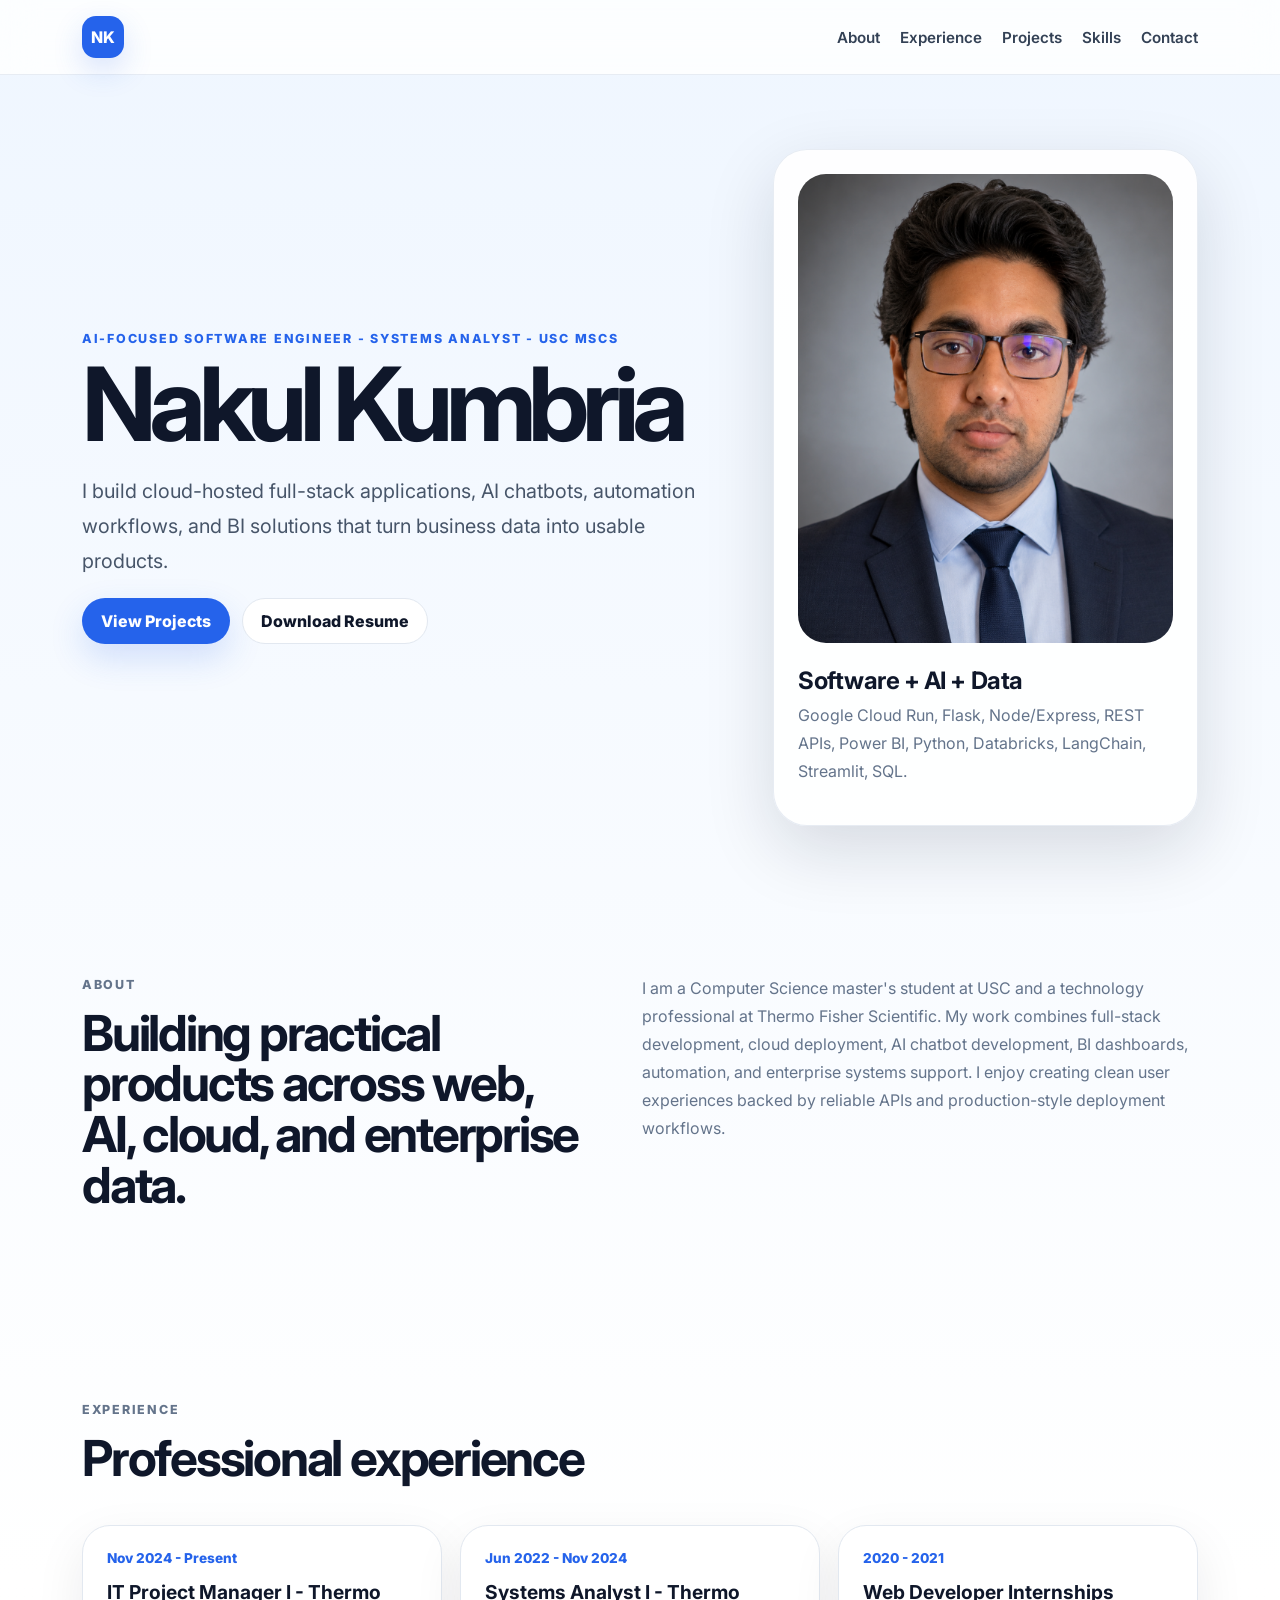
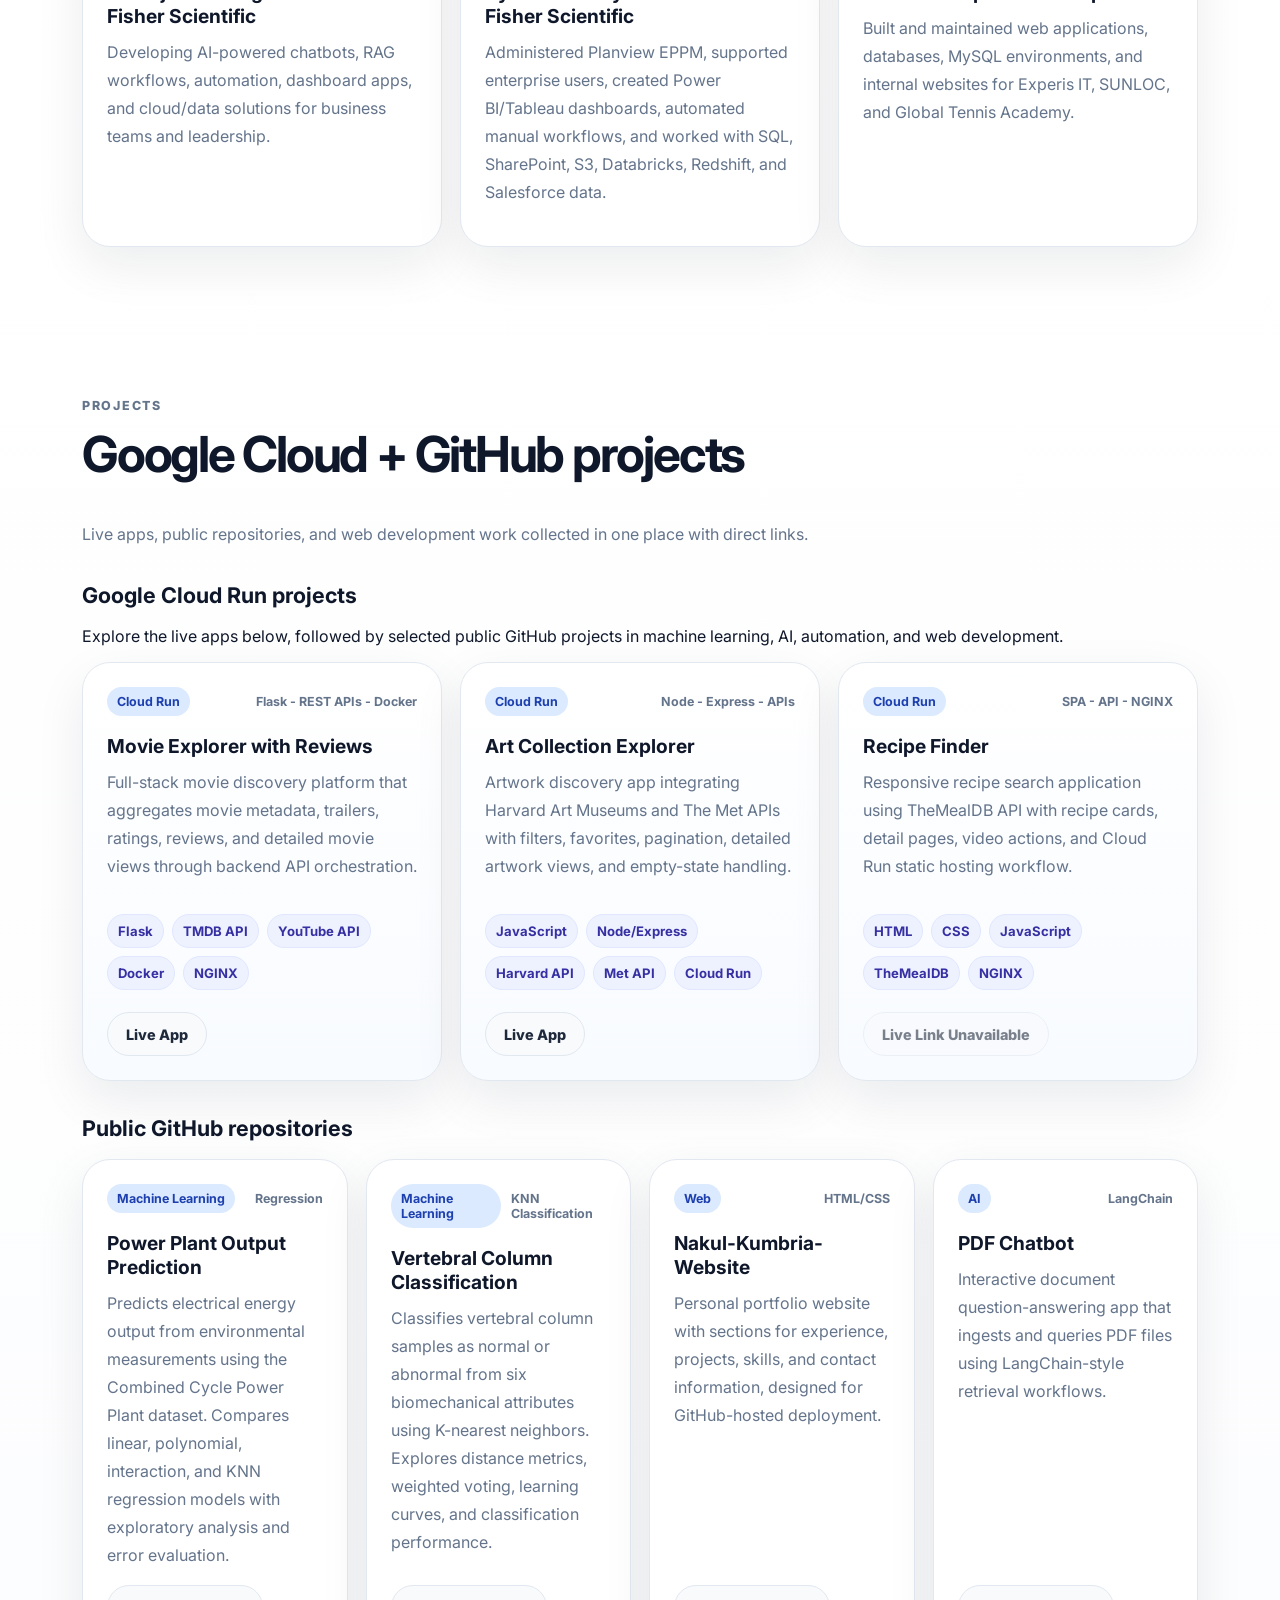
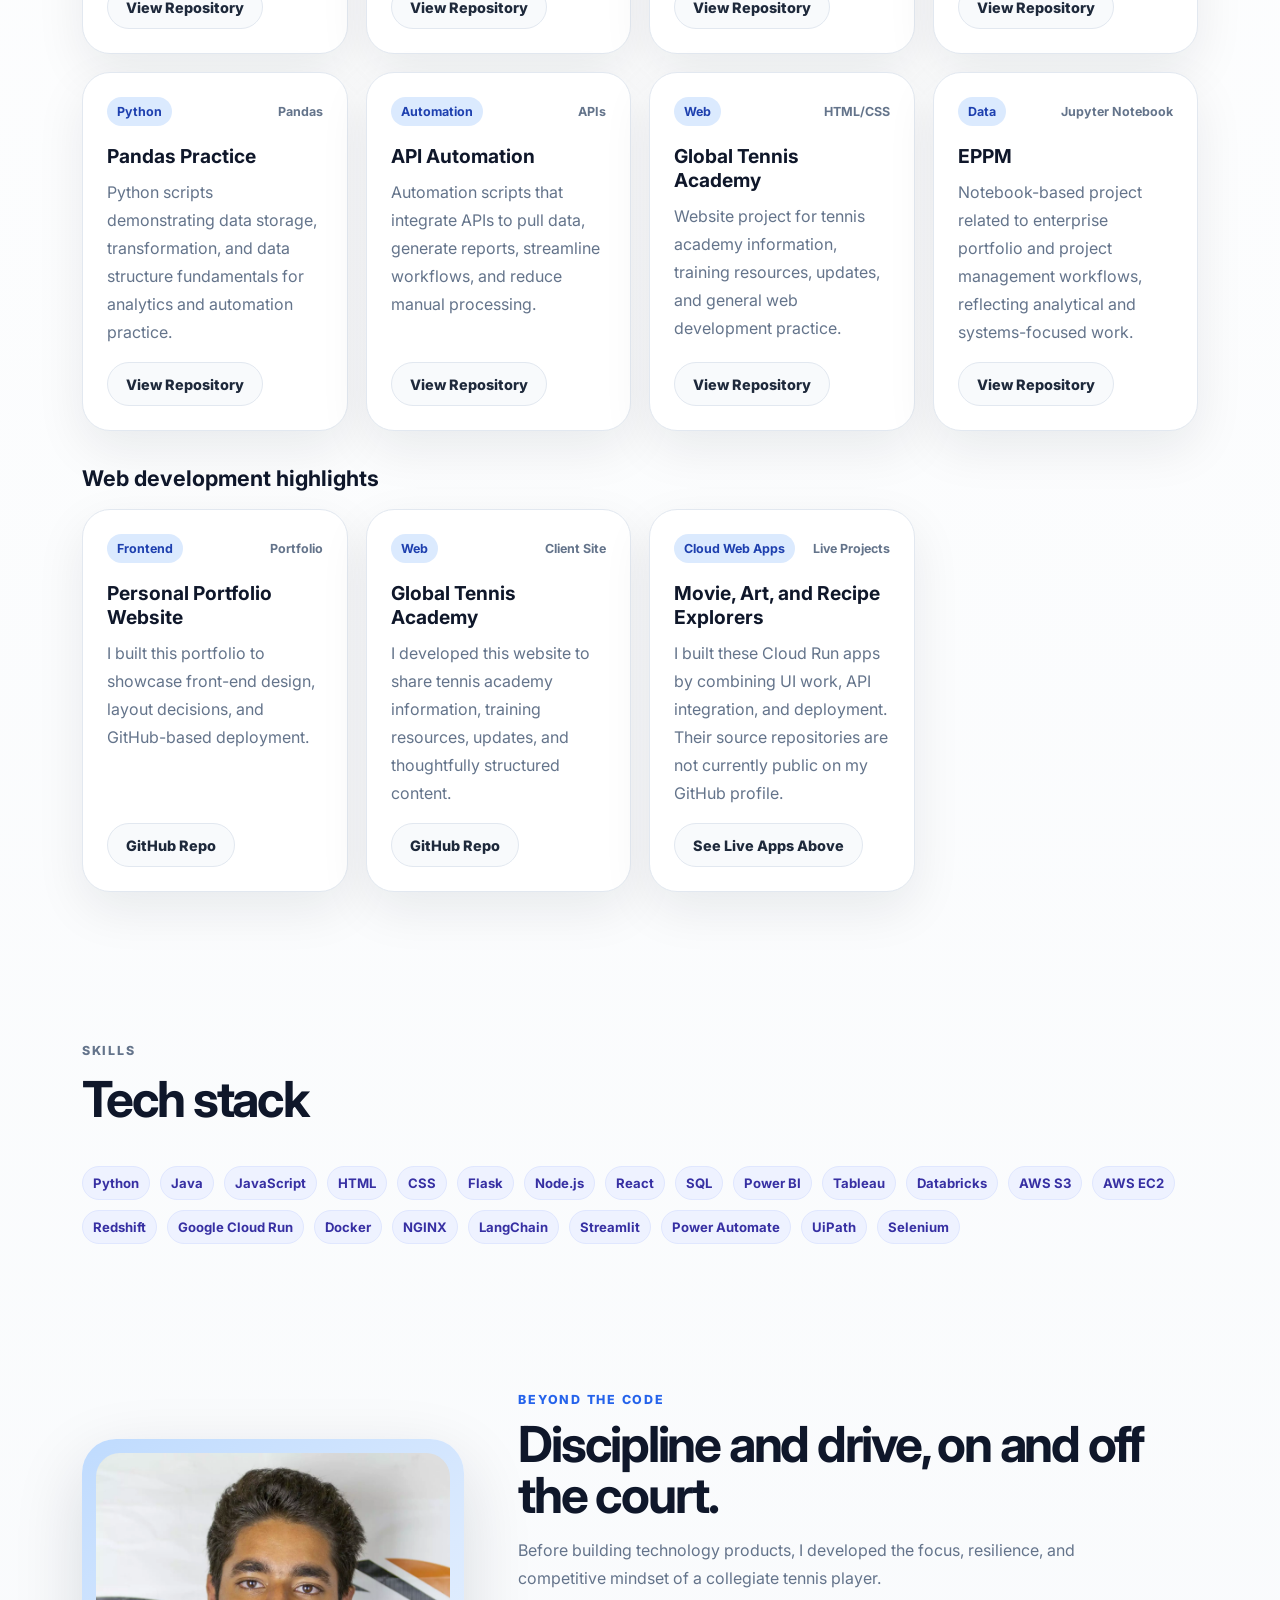
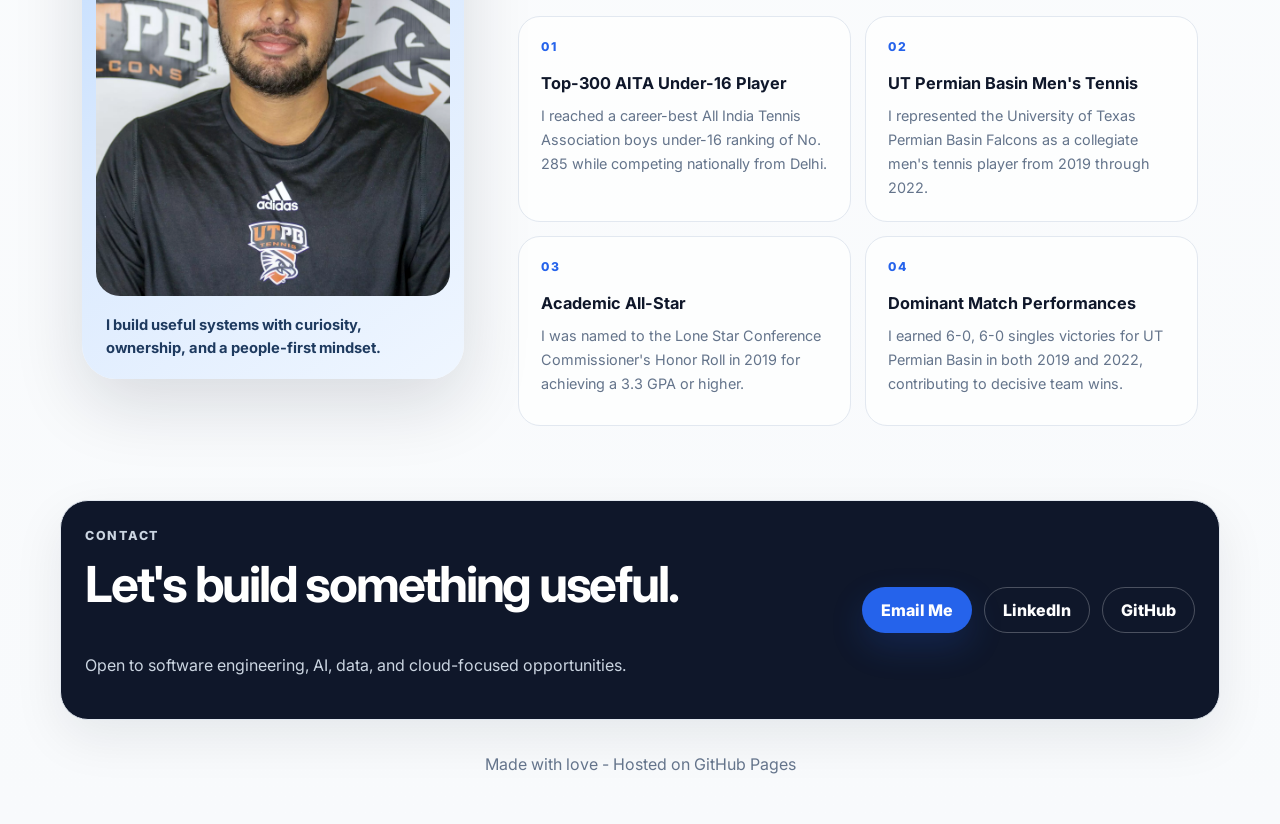
<file: index.html>
<!DOCTYPE html>
<html lang="en">
<head>
  <meta charset="UTF-8" />
  <meta name="viewport" content="width=device-width, initial-scale=1.0" />
  <title>Nakul Kumbria | Software Engineer Portfolio</title>
  <link rel="preconnect" href="https://fonts.googleapis.com">
  <link rel="preconnect" href="https://fonts.gstatic.com" crossorigin>
  <link href="https://fonts.googleapis.com/css2?family=Inter:wght@400;500;600;700;800&display=swap" rel="stylesheet">
  <link rel="stylesheet" href="style.css" />
</head>
<body>
  <header class="site-header">
    <nav class="navbar">
      <a class="logo" href="#top">NK</a>
      <div class="nav-links">
        <a href="#about">About</a>
        <a href="#experience">Experience</a>
        <a href="#projects">Projects</a>
        <a href="#skills">Skills</a>
        <a href="#contact">Contact</a>
      </div>
    </nav>
  </header>

  <main id="top">
    <section class="hero section-shell">
      <div class="hero-copy">
        <p class="eyebrow">AI-Focused Software Engineer - Systems Analyst - USC MSCS</p>
        <h1>Nakul Kumbria</h1>
        <p class="hero-text">
          I build cloud-hosted full-stack applications, AI chatbots, automation workflows, and BI solutions that turn business data into usable products.
        </p>
        <div class="hero-actions">
          <a class="btn primary" href="#projects">View Projects</a>
          <a class="btn secondary" href="NK Resume.pdf" download="Nakul-Kumbria-Resume.pdf">Download Resume</a>
        </div>
      </div>
      <div class="hero-card">
        <img src="proffessional photo.png" alt="Nakul Kumbria" class="profile-photo" />
        <div>
          <h2>Software + AI + Data</h2>
          <p>Google Cloud Run, Flask, Node/Express, REST APIs, Power BI, Python, Databricks, LangChain, Streamlit, SQL.</p>
        </div>
      </div>
    </section>

    <section id="about" class="section-shell two-column">
      <div>
        <p class="section-label">About</p>
        <h2>Building practical products across web, AI, cloud, and enterprise data.</h2>
      </div>
      <p>
        I am a Computer Science master's student at USC and a technology professional at Thermo Fisher Scientific. My work combines full-stack development, cloud deployment, AI chatbot development, BI dashboards, automation, and enterprise systems support. I enjoy creating clean user experiences backed by reliable APIs and production-style deployment workflows.
      </p>
    </section>

    <section id="experience" class="section-shell">
      <div class="section-heading">
        <p class="section-label">Experience</p>
        <h2>Professional experience</h2>
      </div>
      <div class="timeline">
        <article class="timeline-card">
          <span>Nov 2024 - Present</span>
          <h3>IT Project Manager I - Thermo Fisher Scientific</h3>
          <p>Developing AI-powered chatbots, RAG workflows, automation, dashboard apps, and cloud/data solutions for business teams and leadership.</p>
        </article>
        <article class="timeline-card">
          <span>Jun 2022 - Nov 2024</span>
          <h3>Systems Analyst I - Thermo Fisher Scientific</h3>
          <p>Administered Planview EPPM, supported enterprise users, created Power BI/Tableau dashboards, automated manual workflows, and worked with SQL, SharePoint, S3, Databricks, Redshift, and Salesforce data.</p>
        </article>
        <article class="timeline-card">
          <span>2020 - 2021</span>
          <h3>Web Developer Internships</h3>
          <p>Built and maintained web applications, databases, MySQL environments, and internal websites for Experis IT, SUNLOC, and Global Tennis Academy.</p>
        </article>
      </div>
    </section>

    <section id="projects" class="section-shell">
      <div class="section-heading">
        <p class="section-label">Projects</p>
        <h2>Google Cloud + GitHub projects</h2>
        <p>Live apps, public repositories, and web development work collected in one place with direct links.</p>
      </div>

      <h3 class="subheading">Google Cloud Run projects</h3>
      <p>Explore the live apps below, followed by selected public GitHub projects in machine learning, AI, automation, and web development.</p>
      <div class="project-grid featured-grid">
        <article class="project-card featured">
          <div class="project-topline"><span class="badge">Cloud Run</span><span>Flask - REST APIs - Docker</span></div>
          <h3>Movie Explorer with Reviews</h3>
          <p>Full-stack movie discovery platform that aggregates movie metadata, trailers, ratings, reviews, and detailed movie views through backend API orchestration.</p>
          <div class="tag-list"><span>Flask</span><span>TMDB API</span><span>YouTube API</span><span>Docker</span><span>NGINX</span></div>
          <div class="card-actions">
            <a href="https://movie-explorer-995001412724.us-central1.run.app" target="_blank" rel="noopener">Live App</a>
          </div>
        </article>

        <article class="project-card featured">
          <div class="project-topline"><span class="badge">Cloud Run</span><span>Node - Express - APIs</span></div>
          <h3>Art Collection Explorer</h3>
          <p>Artwork discovery app integrating Harvard Art Museums and The Met APIs with filters, favorites, pagination, detailed artwork views, and empty-state handling.</p>
          <div class="tag-list"><span>JavaScript</span><span>Node/Express</span><span>Harvard API</span><span>Met API</span><span>Cloud Run</span></div>
          <div class="card-actions">
            <a href="https://art-explorer-343742247155.us-central1.run.app" target="_blank" rel="noopener">Live App</a>
          </div>
        </article>

        <article class="project-card featured">
          <div class="project-topline"><span class="badge">Cloud Run</span><span>SPA - API - NGINX</span></div>
          <h3>Recipe Finder</h3>
          <p>Responsive recipe search application using TheMealDB API with recipe cards, detail pages, video actions, and Cloud Run static hosting workflow.</p>
          <div class="tag-list"><span>HTML</span><span>CSS</span><span>JavaScript</span><span>TheMealDB</span><span>NGINX</span></div>
          <div class="card-actions">
            <a class="disabled-link" href="#" aria-disabled="true">Live Link Unavailable</a>
          </div>
        </article>
      </div>

      <h3 class="subheading">Public GitHub repositories</h3>
      <div class="project-grid">
        <article class="project-card">
          <div class="project-topline"><span class="badge">Machine Learning</span><span>Regression</span></div>
          <h3>Power Plant Output Prediction</h3>
          <p>Predicts electrical energy output from environmental measurements using the Combined Cycle Power Plant dataset. Compares linear, polynomial, interaction, and KNN regression models with exploratory analysis and error evaluation.</p>
          <div class="card-actions"><a href="https://github.com/nakicool007/Combined-Cycle-Power-Plant-Data-Set" target="_blank" rel="noopener">View Repository</a></div>
        </article>
        <article class="project-card">
          <div class="project-topline"><span class="badge">Machine Learning</span><span>KNN Classification</span></div>
          <h3>Vertebral Column Classification</h3>
          <p>Classifies vertebral column samples as normal or abnormal from six biomechanical attributes using K-nearest neighbors. Explores distance metrics, weighted voting, learning curves, and classification performance.</p>
          <div class="card-actions"><a href="https://github.com/nakicool007/HW1" target="_blank" rel="noopener">View Repository</a></div>
        </article>
        <article class="project-card">
          <div class="project-topline"><span class="badge">Web</span><span>HTML/CSS</span></div>
          <h3>Nakul-Kumbria-Website</h3>
          <p>Personal portfolio website with sections for experience, projects, skills, and contact information, designed for GitHub-hosted deployment.</p>
          <div class="card-actions"><a href="https://github.com/nakicool007/Nakul-Kumbria-Website" target="_blank" rel="noopener">View Repository</a></div>
        </article>
        <article class="project-card">
          <div class="project-topline"><span class="badge">AI</span><span>LangChain</span></div>
          <h3>PDF Chatbot</h3>
          <p>Interactive document question-answering app that ingests and queries PDF files using LangChain-style retrieval workflows.</p>
          <div class="card-actions"><a href="https://github.com/nakicool007/Langchain" target="_blank" rel="noopener">View Repository</a></div>
        </article>
        <article class="project-card">
          <div class="project-topline"><span class="badge">Python</span><span>Pandas</span></div>
          <h3>Pandas Practice</h3>
          <p>Python scripts demonstrating data storage, transformation, and data structure fundamentals for analytics and automation practice.</p>
          <div class="card-actions"><a href="https://github.com/nakicool007/Pandas" target="_blank" rel="noopener">View Repository</a></div>
        </article>
        <article class="project-card">
          <div class="project-topline"><span class="badge">Automation</span><span>APIs</span></div>
          <h3>API Automation</h3>
          <p>Automation scripts that integrate APIs to pull data, generate reports, streamline workflows, and reduce manual processing.</p>
          <div class="card-actions"><a href="https://github.com/nakicool007/API-Automation" target="_blank" rel="noopener">View Repository</a></div>
        </article>
        <article class="project-card">
          <div class="project-topline"><span class="badge">Web</span><span>HTML/CSS</span></div>
          <h3>Global Tennis Academy</h3>
          <p>Website project for tennis academy information, training resources, updates, and general web development practice.</p>
          <div class="card-actions"><a href="https://github.com/nakicool007/GTA" target="_blank" rel="noopener">View Repository</a></div>
        </article>
        <article class="project-card">
          <div class="project-topline"><span class="badge">Data</span><span>Jupyter Notebook</span></div>
          <h3>EPPM</h3>
          <p>Notebook-based project related to enterprise portfolio and project management workflows, reflecting analytical and systems-focused work.</p>
          <div class="card-actions"><a href="https://github.com/nakicool007/EPPM" target="_blank" rel="noopener">View Repository</a></div>
        </article>
      </div>

      <h3 class="subheading">Web development highlights</h3>
      <div class="project-grid">
        <article class="project-card">
          <div class="project-topline"><span class="badge">Frontend</span><span>Portfolio</span></div>
          <h3>Personal Portfolio Website</h3>
          <p>I built this portfolio to showcase front-end design, layout decisions, and GitHub-based deployment.</p>
          <div class="card-actions"><a href="https://github.com/nakicool007/Nakul-Kumbria-Website" target="_blank" rel="noopener">GitHub Repo</a></div>
        </article>
        <article class="project-card">
          <div class="project-topline"><span class="badge">Web</span><span>Client Site</span></div>
          <h3>Global Tennis Academy</h3>
          <p>I developed this website to share tennis academy information, training resources, updates, and thoughtfully structured content.</p>
          <div class="card-actions"><a href="https://github.com/nakicool007/GTA" target="_blank" rel="noopener">GitHub Repo</a></div>
        </article>
        <article class="project-card">
          <div class="project-topline"><span class="badge">Cloud Web Apps</span><span>Live Projects</span></div>
          <h3>Movie, Art, and Recipe Explorers</h3>
          <p>I built these Cloud Run apps by combining UI work, API integration, and deployment. Their source repositories are not currently public on my GitHub profile.</p>
          <div class="card-actions"><a href="#projects">See Live Apps Above</a></div>
        </article>
      </div>
    </section>

    <section id="skills" class="section-shell">
      <div class="section-heading">
        <p class="section-label">Skills</p>
        <h2>Tech stack</h2>
      </div>
      <div class="skills-wrap">
        <span>Python</span><span>Java</span><span>JavaScript</span><span>HTML</span><span>CSS</span><span>Flask</span><span>Node.js</span><span>React</span><span>SQL</span><span>Power BI</span><span>Tableau</span><span>Databricks</span><span>AWS S3</span><span>AWS EC2</span><span>Redshift</span><span>Google Cloud Run</span><span>Docker</span><span>NGINX</span><span>LangChain</span><span>Streamlit</span><span>Power Automate</span><span>UiPath</span><span>Selenium</span>
      </div>
    </section>

    <section id="accomplishments" class="section-shell accomplishments-section">
      <div class="accomplishments-photo-wrap">
        <img src="NKTennisPic.webp" alt="Nakul Kumbria playing tennis" class="accomplishments-photo" />
        <p>I build useful systems with curiosity, ownership, and a people-first mindset.</p>
      </div>
      <div class="accomplishments-content">
        <p class="section-label">Beyond the Code</p>
        <h2>Discipline and drive, on and off the court.</h2>
        <p class="accomplishments-intro">Before building technology products, I developed the focus, resilience, and competitive mindset of a collegiate tennis player.</p>
        <div class="accomplishments-grid">
          <article class="accomplishment-card">
            <span class="accomplishment-number">01</span>
            <h3>Top-300 AITA Under-16 Player</h3>
            <p>I reached a career-best All India Tennis Association boys under-16 ranking of No. 285 while competing nationally from Delhi.</p>
          </article>
          <article class="accomplishment-card">
            <span class="accomplishment-number">02</span>
            <h3>UT Permian Basin Men's Tennis</h3>
            <p>I represented the University of Texas Permian Basin Falcons as a collegiate men's tennis player from 2019 through 2022.</p>
          </article>
          <article class="accomplishment-card">
            <span class="accomplishment-number">03</span>
            <h3>Academic All-Star</h3>
            <p>I was named to the Lone Star Conference Commissioner's Honor Roll in 2019 for achieving a 3.3 GPA or higher.</p>
          </article>
          <article class="accomplishment-card">
            <span class="accomplishment-number">04</span>
            <h3>Dominant Match Performances</h3>
            <p>I earned 6-0, 6-0 singles victories for UT Permian Basin in both 2019 and 2022, contributing to decisive team wins.</p>
          </article>
        </div>
      </div>
    </section>

    <section id="contact" class="section-shell contact-card">
      <div>
        <p class="section-label">Contact</p>
        <h2>Let's build something useful.</h2>
        <p>Open to software engineering, AI, data, and cloud-focused opportunities.</p>
      </div>
      <div class="contact-actions">
        <a class="btn primary" href="mailto:nakul.kumbria.uni@outlook.com">Email Me</a>
        <a class="btn secondary" href="https://linkedin.com/in/nakul-kumbria-a5b343212" target="_blank" rel="noopener">LinkedIn</a>
        <a class="btn secondary" href="https://github.com/nakicool007" target="_blank" rel="noopener">GitHub</a>
      </div>
    </section>
  </main>

  <footer>
    <p>Made with love - Hosted on GitHub Pages</p>
  </footer>
</body>
</html>
</file>
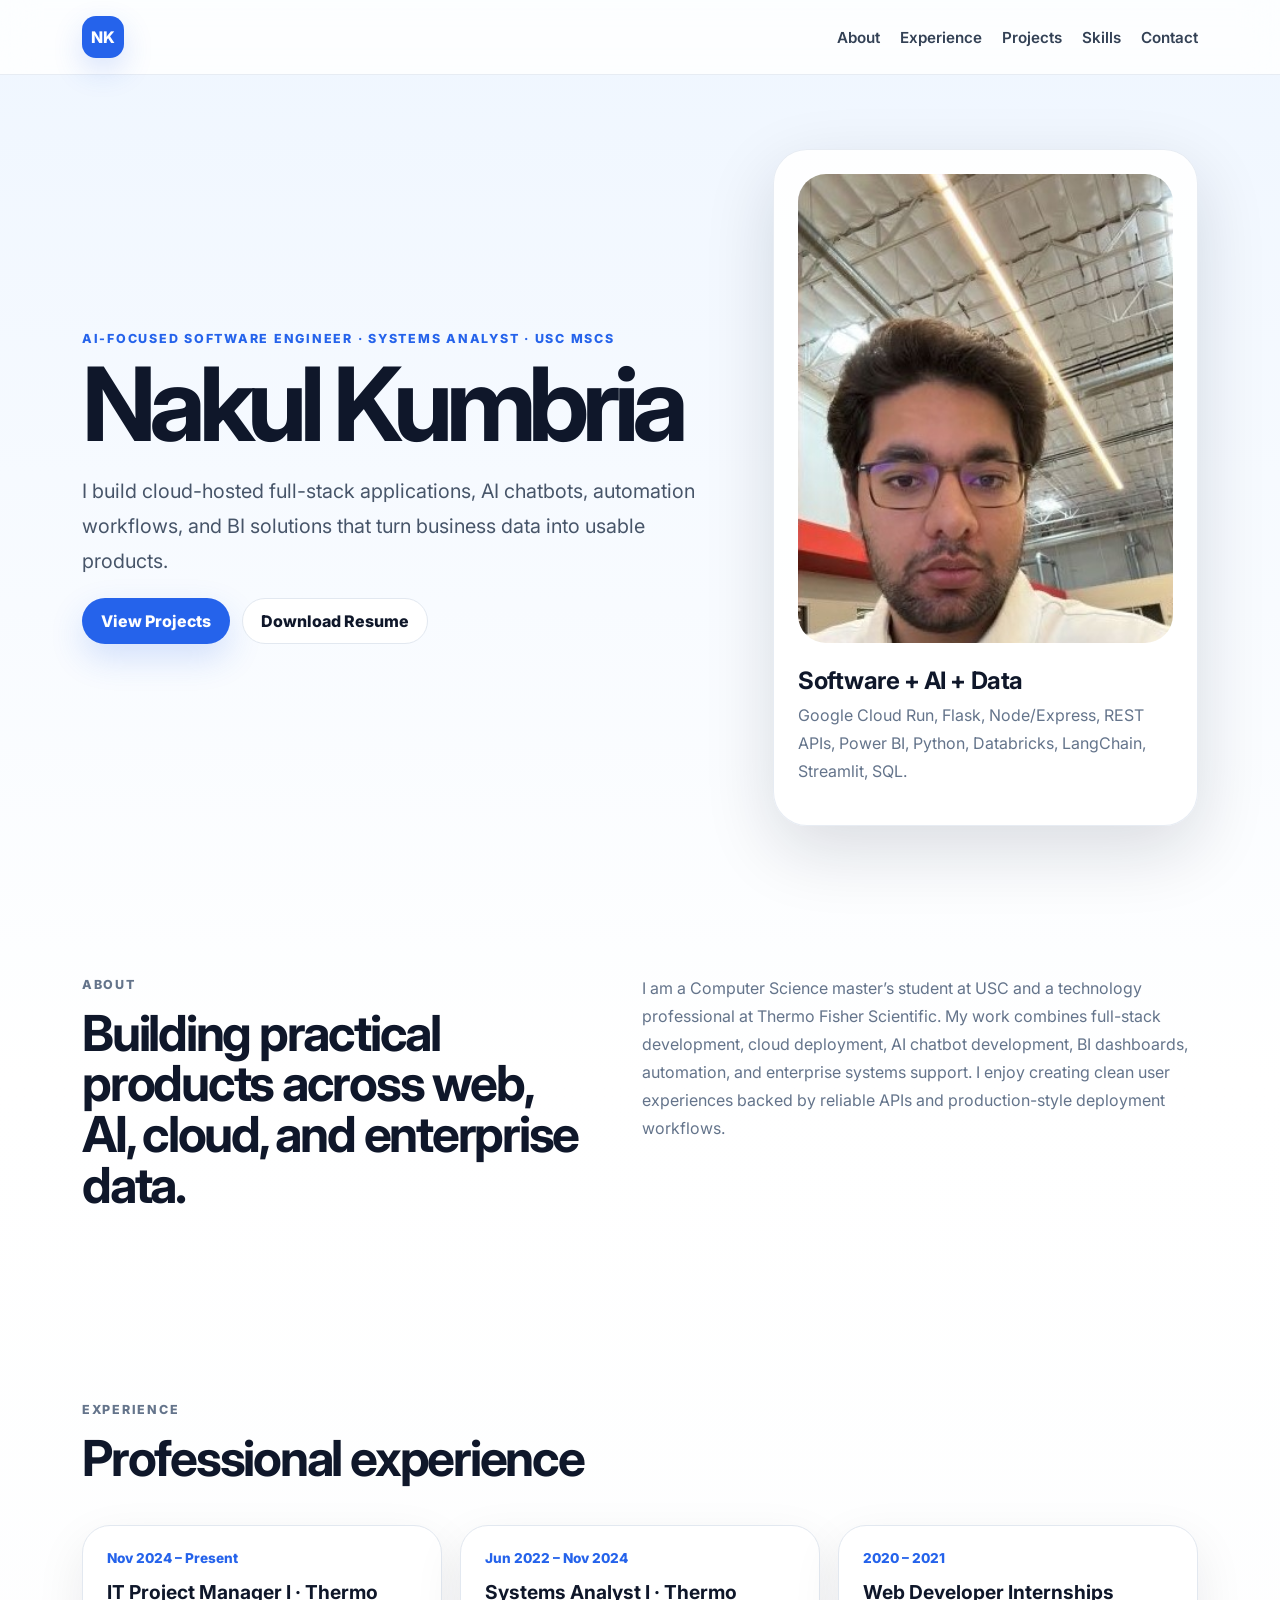
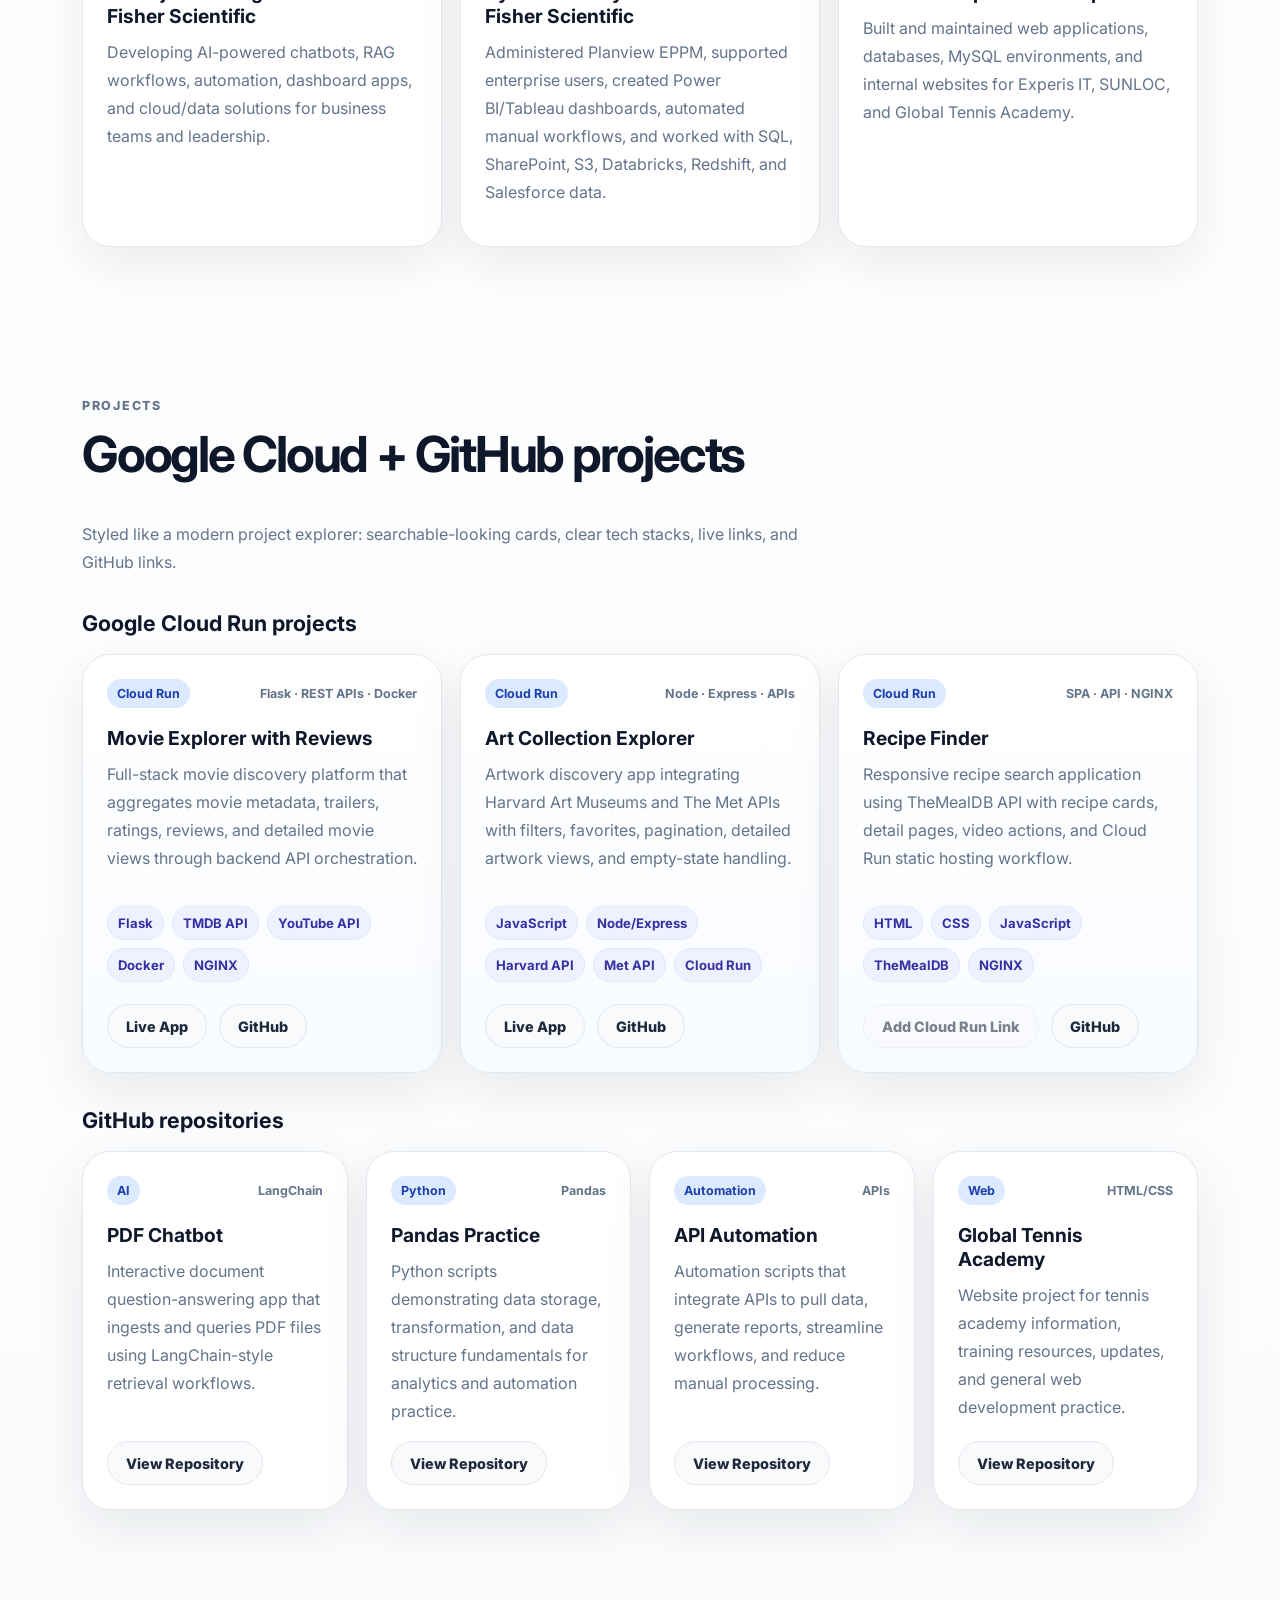
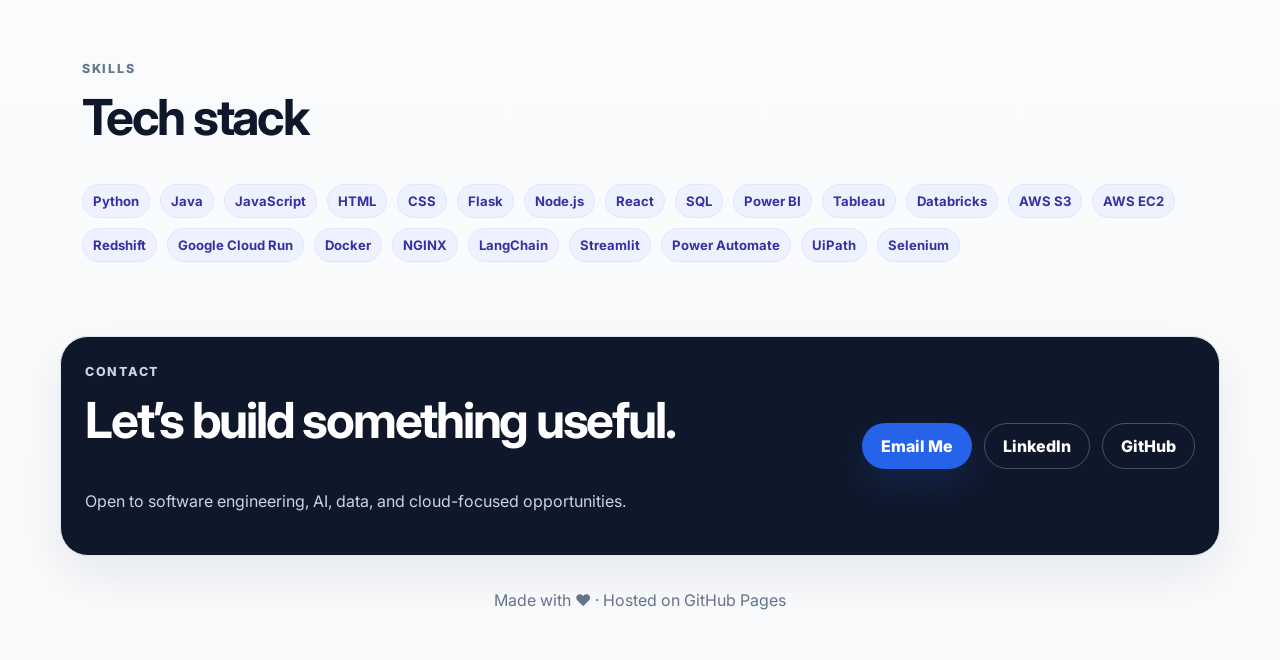
<file: my website/index.html>
<!DOCTYPE html>
<html lang="en">
<head>
  <meta charset="UTF-8" />
  <meta name="viewport" content="width=device-width, initial-scale=1.0" />
  <title>Nakul Kumbria | Software Engineer Portfolio</title>
  <link rel="preconnect" href="https://fonts.googleapis.com">
  <link rel="preconnect" href="https://fonts.gstatic.com" crossorigin>
  <link href="https://fonts.googleapis.com/css2?family=Inter:wght@400;500;600;700;800&display=swap" rel="stylesheet">
  <link rel="stylesheet" href="style.css" />
</head>
<body>
  <header class="site-header">
    <nav class="navbar">
      <a class="logo" href="#top">NK</a>
      <div class="nav-links">
        <a href="#about">About</a>
        <a href="#experience">Experience</a>
        <a href="#projects">Projects</a>
        <a href="#skills">Skills</a>
        <a href="#contact">Contact</a>
      </div>
    </nav>
  </header>

  <main id="top">
    <section class="hero section-shell">
      <div class="hero-copy">
        <p class="eyebrow">AI-Focused Software Engineer · Systems Analyst · USC MSCS</p>
        <h1>Nakul Kumbria</h1>
        <p class="hero-text">
          I build cloud-hosted full-stack applications, AI chatbots, automation workflows, and BI solutions that turn business data into usable products.
        </p>
        <div class="hero-actions">
          <a class="btn primary" href="#projects">View Projects</a>
          <a class="btn secondary" href="NK Resume.pdf" download="Nakul-Kumbria-Resume.pdf">Download Resume</a>
        </div>
      </div>
      <div class="hero-card">
        <img src="Profile Picture 2.jpg" alt="Nakul Kumbria" class="profile-photo" />
        <div>
          <h2>Software + AI + Data</h2>
          <p>Google Cloud Run, Flask, Node/Express, REST APIs, Power BI, Python, Databricks, LangChain, Streamlit, SQL.</p>
        </div>
      </div>
    </section>

    <section id="about" class="section-shell two-column">
      <div>
        <p class="section-label">About</p>
        <h2>Building practical products across web, AI, cloud, and enterprise data.</h2>
      </div>
      <p>
        I am a Computer Science master’s student at USC and a technology professional at Thermo Fisher Scientific. My work combines full-stack development, cloud deployment, AI chatbot development, BI dashboards, automation, and enterprise systems support. I enjoy creating clean user experiences backed by reliable APIs and production-style deployment workflows.
      </p>
    </section>

    <section id="experience" class="section-shell">
      <div class="section-heading">
        <p class="section-label">Experience</p>
        <h2>Professional experience</h2>
      </div>
      <div class="timeline">
        <article class="timeline-card">
          <span>Nov 2024 – Present</span>
          <h3>IT Project Manager I · Thermo Fisher Scientific</h3>
          <p>Developing AI-powered chatbots, RAG workflows, automation, dashboard apps, and cloud/data solutions for business teams and leadership.</p>
        </article>
        <article class="timeline-card">
          <span>Jun 2022 – Nov 2024</span>
          <h3>Systems Analyst I · Thermo Fisher Scientific</h3>
          <p>Administered Planview EPPM, supported enterprise users, created Power BI/Tableau dashboards, automated manual workflows, and worked with SQL, SharePoint, S3, Databricks, Redshift, and Salesforce data.</p>
        </article>
        <article class="timeline-card">
          <span>2020 – 2021</span>
          <h3>Web Developer Internships</h3>
          <p>Built and maintained web applications, databases, MySQL environments, and internal websites for Experis IT, SUNLOC, and Global Tennis Academy.</p>
        </article>
      </div>
    </section>

    <section id="projects" class="section-shell">
      <div class="section-heading">
        <p class="section-label">Projects</p>
        <h2>Google Cloud + GitHub projects</h2>
        <p>Styled like a modern project explorer: searchable-looking cards, clear tech stacks, live links, and GitHub links.</p>
      </div>

      <h3 class="subheading">Google Cloud Run projects</h3>
      <div class="project-grid featured-grid">
        <article class="project-card featured">
          <div class="project-topline"><span class="badge">Cloud Run</span><span>Flask · REST APIs · Docker</span></div>
          <h3>Movie Explorer with Reviews</h3>
          <p>Full-stack movie discovery platform that aggregates movie metadata, trailers, ratings, reviews, and detailed movie views through backend API orchestration.</p>
          <div class="tag-list"><span>Flask</span><span>TMDB API</span><span>YouTube API</span><span>Docker</span><span>NGINX</span></div>
          <div class="card-actions">
            <a href="https://movie-explorer-995001412724.us-central1.run.app" target="_blank" rel="noopener">Live App</a>
            <a href="https://github.com/nakicool007" target="_blank" rel="noopener">GitHub</a>
          </div>
        </article>

        <article class="project-card featured">
          <div class="project-topline"><span class="badge">Cloud Run</span><span>Node · Express · APIs</span></div>
          <h3>Art Collection Explorer</h3>
          <p>Artwork discovery app integrating Harvard Art Museums and The Met APIs with filters, favorites, pagination, detailed artwork views, and empty-state handling.</p>
          <div class="tag-list"><span>JavaScript</span><span>Node/Express</span><span>Harvard API</span><span>Met API</span><span>Cloud Run</span></div>
          <div class="card-actions">
            <a href="https://art-explorer-343742247155.us-central1.run.app" target="_blank" rel="noopener">Live App</a>
            <a href="https://github.com/nakicool007" target="_blank" rel="noopener">GitHub</a>
          </div>
        </article>

        <article class="project-card featured">
          <div class="project-topline"><span class="badge">Cloud Run</span><span>SPA · API · NGINX</span></div>
          <h3>Recipe Finder</h3>
          <p>Responsive recipe search application using TheMealDB API with recipe cards, detail pages, video actions, and Cloud Run static hosting workflow.</p>
          <div class="tag-list"><span>HTML</span><span>CSS</span><span>JavaScript</span><span>TheMealDB</span><span>NGINX</span></div>
          <div class="card-actions">
            <a class="disabled-link" href="#" aria-disabled="true">Add Cloud Run Link</a>
            <a href="https://github.com/nakicool007" target="_blank" rel="noopener">GitHub</a>
          </div>
        </article>
      </div>

      <h3 class="subheading">GitHub repositories</h3>
      <div class="project-grid">
        <article class="project-card">
          <div class="project-topline"><span class="badge">AI</span><span>LangChain</span></div>
          <h3>PDF Chatbot</h3>
          <p>Interactive document question-answering app that ingests and queries PDF files using LangChain-style retrieval workflows.</p>
          <div class="card-actions"><a href="https://github.com/nakicool007/Langchain" target="_blank" rel="noopener">View Repository</a></div>
        </article>
        <article class="project-card">
          <div class="project-topline"><span class="badge">Python</span><span>Pandas</span></div>
          <h3>Pandas Practice</h3>
          <p>Python scripts demonstrating data storage, transformation, and data structure fundamentals for analytics and automation practice.</p>
          <div class="card-actions"><a href="https://github.com/nakicool007/Pandas" target="_blank" rel="noopener">View Repository</a></div>
        </article>
        <article class="project-card">
          <div class="project-topline"><span class="badge">Automation</span><span>APIs</span></div>
          <h3>API Automation</h3>
          <p>Automation scripts that integrate APIs to pull data, generate reports, streamline workflows, and reduce manual processing.</p>
          <div class="card-actions"><a href="https://github.com/nakicool007/API-Automation" target="_blank" rel="noopener">View Repository</a></div>
        </article>
        <article class="project-card">
          <div class="project-topline"><span class="badge">Web</span><span>HTML/CSS</span></div>
          <h3>Global Tennis Academy</h3>
          <p>Website project for tennis academy information, training resources, updates, and general web development practice.</p>
          <div class="card-actions"><a href="https://github.com/nakicool007/GTA" target="_blank" rel="noopener">View Repository</a></div>
        </article>
      </div>
    </section>

    <section id="skills" class="section-shell">
      <div class="section-heading">
        <p class="section-label">Skills</p>
        <h2>Tech stack</h2>
      </div>
      <div class="skills-wrap">
        <span>Python</span><span>Java</span><span>JavaScript</span><span>HTML</span><span>CSS</span><span>Flask</span><span>Node.js</span><span>React</span><span>SQL</span><span>Power BI</span><span>Tableau</span><span>Databricks</span><span>AWS S3</span><span>AWS EC2</span><span>Redshift</span><span>Google Cloud Run</span><span>Docker</span><span>NGINX</span><span>LangChain</span><span>Streamlit</span><span>Power Automate</span><span>UiPath</span><span>Selenium</span>
      </div>
    </section>

    <section id="contact" class="section-shell contact-card">
      <div>
        <p class="section-label">Contact</p>
        <h2>Let’s build something useful.</h2>
        <p>Open to software engineering, AI, data, and cloud-focused opportunities.</p>
      </div>
      <div class="contact-actions">
        <a class="btn primary" href="mailto:nakul.kumbria.uni@outlook.com">Email Me</a>
        <a class="btn secondary" href="https://linkedin.com/in/nakul-kumbria-a5b343212" target="_blank" rel="noopener">LinkedIn</a>
        <a class="btn secondary" href="https://github.com/nakicool007" target="_blank" rel="noopener">GitHub</a>
      </div>
    </section>
  </main>

  <footer>
    <p>Made with ❤️ · Hosted on GitHub Pages</p>
  </footer>
</body>
</html>
</file>
<file: style.css>
:root {
  --bg: #0f172a;
  --bg-soft: #111827;
  --card: #ffffff;
  --muted-card: #f8fafc;
  --text: #0f172a;
  --muted: #64748b;
  --accent: #2563eb;
  --accent-dark: #1d4ed8;
  --ring: rgba(37, 99, 235, 0.18);
  --border: #e2e8f0;
  --shadow: 0 24px 70px rgba(15, 23, 42, 0.14);
}

* { box-sizing: border-box; }
html { scroll-behavior: smooth; }
body {
  margin: 0;
  font-family: Inter, system-ui, -apple-system, BlinkMacSystemFont, "Segoe UI", sans-serif;
  color: var(--text);
  background: linear-gradient(180deg, #eff6ff 0%, #ffffff 28%, #f8fafc 100%);
}

a { color: inherit; text-decoration: none; }

.site-header {
  position: sticky;
  top: 0;
  z-index: 20;
  backdrop-filter: blur(18px);
  background: rgba(255, 255, 255, 0.82);
  border-bottom: 1px solid rgba(226, 232, 240, 0.8);
}

.navbar {
  max-width: 1160px;
  margin: 0 auto;
  padding: 16px 22px;
  display: flex;
  justify-content: space-between;
  align-items: center;
}

.logo {
  width: 42px;
  height: 42px;
  display: grid;
  place-items: center;
  color: #fff;
  background: var(--accent);
  border-radius: 14px;
  font-weight: 800;
  box-shadow: 0 12px 30px var(--ring);
}

.nav-links { display: flex; gap: 20px; font-size: 0.95rem; font-weight: 600; color: #334155; }
.nav-links a:hover { color: var(--accent); }

.section-shell {
  max-width: 1160px;
  margin: 0 auto;
  padding: 74px 22px;
}

.hero {
  min-height: 86vh;
  display: grid;
  grid-template-columns: 1.2fr 0.8fr;
  align-items: center;
  gap: 54px;
}

.eyebrow, .section-label {
  margin: 0 0 12px;
  color: var(--accent);
  text-transform: uppercase;
  letter-spacing: 0.14em;
  font-size: 0.78rem;
  font-weight: 800;
}

h1, h2, h3, p { margin-top: 0; }
h1 { font-size: clamp(3rem, 8vw, 6.5rem); line-height: 0.9; letter-spacing: -0.07em; margin-bottom: 24px; }
h2 { font-size: clamp(2rem, 4vw, 3.1rem); letter-spacing: -0.045em; line-height: 1.02; }
h3 { font-size: 1.2rem; margin-bottom: 10px; }

.hero-text { max-width: 710px; color: #475569; font-size: 1.24rem; line-height: 1.75; }
.hero-actions, .contact-actions, .card-actions { display: flex; flex-wrap: wrap; gap: 12px; align-items: center; }

.btn, .card-actions a {
  display: inline-flex;
  align-items: center;
  justify-content: center;
  min-height: 44px;
  padding: 12px 18px;
  border-radius: 999px;
  font-weight: 800;
  border: 1px solid transparent;
  transition: 0.2s ease;
}

.primary { background: var(--accent); color: #fff; box-shadow: 0 14px 34px var(--ring); }
.primary:hover { background: var(--accent-dark); transform: translateY(-2px); }
.secondary { background: #fff; color: #0f172a; border-color: var(--border); }
.secondary:hover, .card-actions a:hover { border-color: var(--accent); color: var(--accent); transform: translateY(-2px); }

.hero-card {
  background: rgba(255, 255, 255, 0.88);
  border: 1px solid rgba(226, 232, 240, 0.8);
  border-radius: 34px;
  padding: 24px;
  box-shadow: var(--shadow);
}

.profile-photo {
  width: 100%;
  aspect-ratio: 4 / 5;
  object-fit: cover;
  object-position: center top;
  border-radius: 28px;
  margin-bottom: 22px;
}

.hero-card h2 { font-size: 1.5rem; letter-spacing: -0.02em; margin-bottom: 8px; }
.hero-card p, .two-column p, .section-heading p, .timeline-card p, .project-card p, .contact-card p { color: var(--muted); line-height: 1.75; }

.two-column { display: grid; grid-template-columns: 0.95fr 1.05fr; gap: 56px; align-items: start; }
.section-heading { margin-bottom: 30px; max-width: 760px; }

.timeline { display: grid; grid-template-columns: repeat(3, 1fr); gap: 18px; }
.timeline-card, .project-card, .contact-card {
  background: var(--card);
  border: 1px solid var(--border);
  border-radius: 28px;
  padding: 24px;
  box-shadow: 0 18px 50px rgba(15, 23, 42, 0.08);
}
.timeline-card span { display: block; color: var(--accent); font-weight: 800; font-size: 0.85rem; margin-bottom: 14px; }

.subheading { margin: 34px 0 18px; font-size: 1.35rem; }
.project-grid { display: grid; grid-template-columns: repeat(4, 1fr); gap: 18px; }
.featured-grid { grid-template-columns: repeat(3, 1fr); margin-bottom: 26px; }
.project-card { display: flex; flex-direction: column; min-height: 300px; transition: 0.2s ease; }
.project-card:hover { transform: translateY(-6px); box-shadow: var(--shadow); }
.project-card.featured { min-height: 390px; background: linear-gradient(180deg, #ffffff 0%, #f8fbff 100%); }
.project-topline { display: flex; justify-content: space-between; gap: 10px; align-items: center; color: var(--muted); font-size: 0.78rem; font-weight: 700; margin-bottom: 18px; }
.badge { color: #1e40af; background: #dbeafe; padding: 7px 10px; border-radius: 999px; }
.tag-list { display: flex; flex-wrap: wrap; gap: 8px; margin: 18px 0 22px; }
.tag-list span, .skills-wrap span { background: #eef2ff; color: #3730a3; border: 1px solid #e0e7ff; padding: 8px 10px; border-radius: 999px; font-size: 0.82rem; font-weight: 700; }
.card-actions { margin-top: auto; }
.card-actions a { background: var(--muted-card); border-color: var(--border); color: #1e293b; font-size: 0.9rem; }
.disabled-link { pointer-events: none; opacity: 0.58; }
.skills-wrap { display: flex; flex-wrap: wrap; gap: 10px; }
.accomplishments-section {
  display: grid;
  grid-template-columns: 0.72fr 1.28fr;
  gap: 54px;
  align-items: center;
}
.accomplishments-photo-wrap {
  position: relative;
  padding: 14px 14px 0;
  background: linear-gradient(145deg, #bfdbfe 0%, #dbeafe 45%, #eff6ff 100%);
  border-radius: 34px;
  box-shadow: var(--shadow);
  overflow: hidden;
}
.accomplishments-photo {
  width: 100%;
  height: auto;
  display: block;
  border-radius: 24px;
  filter: saturate(0.94) contrast(1.03);
}
.accomplishments-photo-wrap p {
  margin: 0;
  padding: 18px 10px 20px;
  color: #1e3a5f;
  font-size: 0.92rem;
  font-weight: 700;
  line-height: 1.55;
}
.accomplishments-content h2 { margin-bottom: 16px; }
.accomplishments-intro { max-width: 640px; color: var(--muted); line-height: 1.75; margin-bottom: 24px; }
.accomplishments-grid { display: grid; grid-template-columns: repeat(2, 1fr); gap: 14px; }
.accomplishment-card {
  min-height: 190px;
  padding: 22px;
  background: rgba(255, 255, 255, 0.78);
  border: 1px solid var(--border);
  border-radius: 22px;
}
.accomplishment-number {
  display: block;
  margin-bottom: 18px;
  color: var(--accent);
  font-size: 0.76rem;
  font-weight: 800;
  letter-spacing: 0.12em;
}
.accomplishment-card h3 { font-size: 1.02rem; line-height: 1.35; }
.accomplishment-card p { margin-bottom: 0; color: var(--muted); font-size: 0.9rem; line-height: 1.65; }
.contact-card { display: flex; justify-content: space-between; gap: 28px; align-items: center; background: #0f172a; color: #fff; }
.contact-card p { color: #cbd5e1; }
.contact-card .secondary { background: transparent; color: #fff; border-color: rgba(255,255,255,0.25); }

footer { text-align: center; padding: 34px 18px; color: #64748b; }

@media (max-width: 980px) {
  .hero, .two-column, .accomplishments-section { grid-template-columns: 1fr; }
  .timeline, .featured-grid { grid-template-columns: 1fr; }
  .project-grid { grid-template-columns: repeat(2, 1fr); }
  .hero { min-height: auto; padding-top: 52px; }
  .accomplishments-photo-wrap { max-width: 440px; margin: 0 auto; }
}

@media (max-width: 640px) {
  .nav-links { display: none; }
  .section-shell { padding: 56px 16px; }
  .project-grid { grid-template-columns: 1fr; }
  .accomplishments-grid { grid-template-columns: 1fr; }
  .contact-card { align-items: flex-start; flex-direction: column; }
  h1 { font-size: 3.4rem; }
}
</file>
<file: my website/style.css>
:root {
  --bg: #0f172a;
  --bg-soft: #111827;
  --card: #ffffff;
  --muted-card: #f8fafc;
  --text: #0f172a;
  --muted: #64748b;
  --accent: #2563eb;
  --accent-dark: #1d4ed8;
  --ring: rgba(37, 99, 235, 0.18);
  --border: #e2e8f0;
  --shadow: 0 24px 70px rgba(15, 23, 42, 0.14);
}

* { box-sizing: border-box; }
html { scroll-behavior: smooth; }
body {
  margin: 0;
  font-family: Inter, system-ui, -apple-system, BlinkMacSystemFont, "Segoe UI", sans-serif;
  color: var(--text);
  background: linear-gradient(180deg, #eff6ff 0%, #ffffff 28%, #f8fafc 100%);
}

a { color: inherit; text-decoration: none; }

.site-header {
  position: sticky;
  top: 0;
  z-index: 20;
  backdrop-filter: blur(18px);
  background: rgba(255, 255, 255, 0.82);
  border-bottom: 1px solid rgba(226, 232, 240, 0.8);
}

.navbar {
  max-width: 1160px;
  margin: 0 auto;
  padding: 16px 22px;
  display: flex;
  justify-content: space-between;
  align-items: center;
}

.logo {
  width: 42px;
  height: 42px;
  display: grid;
  place-items: center;
  color: #fff;
  background: var(--accent);
  border-radius: 14px;
  font-weight: 800;
  box-shadow: 0 12px 30px var(--ring);
}

.nav-links { display: flex; gap: 20px; font-size: 0.95rem; font-weight: 600; color: #334155; }
.nav-links a:hover { color: var(--accent); }

.section-shell {
  max-width: 1160px;
  margin: 0 auto;
  padding: 74px 22px;
}

.hero {
  min-height: 86vh;
  display: grid;
  grid-template-columns: 1.2fr 0.8fr;
  align-items: center;
  gap: 54px;
}

.eyebrow, .section-label {
  margin: 0 0 12px;
  color: var(--accent);
  text-transform: uppercase;
  letter-spacing: 0.14em;
  font-size: 0.78rem;
  font-weight: 800;
}

h1, h2, h3, p { margin-top: 0; }
h1 { font-size: clamp(3rem, 8vw, 6.5rem); line-height: 0.9; letter-spacing: -0.07em; margin-bottom: 24px; }
h2 { font-size: clamp(2rem, 4vw, 3.1rem); letter-spacing: -0.045em; line-height: 1.02; }
h3 { font-size: 1.2rem; margin-bottom: 10px; }

.hero-text { max-width: 710px; color: #475569; font-size: 1.24rem; line-height: 1.75; }
.hero-actions, .contact-actions, .card-actions { display: flex; flex-wrap: wrap; gap: 12px; align-items: center; }

.btn, .card-actions a {
  display: inline-flex;
  align-items: center;
  justify-content: center;
  min-height: 44px;
  padding: 12px 18px;
  border-radius: 999px;
  font-weight: 800;
  border: 1px solid transparent;
  transition: 0.2s ease;
}

.primary { background: var(--accent); color: #fff; box-shadow: 0 14px 34px var(--ring); }
.primary:hover { background: var(--accent-dark); transform: translateY(-2px); }
.secondary { background: #fff; color: #0f172a; border-color: var(--border); }
.secondary:hover, .card-actions a:hover { border-color: var(--accent); color: var(--accent); transform: translateY(-2px); }

.hero-card {
  background: rgba(255, 255, 255, 0.88);
  border: 1px solid rgba(226, 232, 240, 0.8);
  border-radius: 34px;
  padding: 24px;
  box-shadow: var(--shadow);
}

.profile-photo {
  width: 100%;
  aspect-ratio: 4 / 5;
  object-fit: cover;
  object-position: center top;
  border-radius: 28px;
  margin-bottom: 22px;
}

.hero-card h2 { font-size: 1.5rem; letter-spacing: -0.02em; margin-bottom: 8px; }
.hero-card p, .two-column p, .section-heading p, .timeline-card p, .project-card p, .contact-card p { color: var(--muted); line-height: 1.75; }

.two-column { display: grid; grid-template-columns: 0.95fr 1.05fr; gap: 56px; align-items: start; }
.section-heading { margin-bottom: 30px; max-width: 760px; }

.timeline { display: grid; grid-template-columns: repeat(3, 1fr); gap: 18px; }
.timeline-card, .project-card, .contact-card {
  background: var(--card);
  border: 1px solid var(--border);
  border-radius: 28px;
  padding: 24px;
  box-shadow: 0 18px 50px rgba(15, 23, 42, 0.08);
}
.timeline-card span { display: block; color: var(--accent); font-weight: 800; font-size: 0.85rem; margin-bottom: 14px; }

.subheading { margin: 34px 0 18px; font-size: 1.35rem; }
.project-grid { display: grid; grid-template-columns: repeat(4, 1fr); gap: 18px; }
.featured-grid { grid-template-columns: repeat(3, 1fr); margin-bottom: 26px; }
.project-card { display: flex; flex-direction: column; min-height: 300px; transition: 0.2s ease; }
.project-card:hover { transform: translateY(-6px); box-shadow: var(--shadow); }
.project-card.featured { min-height: 390px; background: linear-gradient(180deg, #ffffff 0%, #f8fbff 100%); }
.project-topline { display: flex; justify-content: space-between; gap: 10px; align-items: center; color: var(--muted); font-size: 0.78rem; font-weight: 700; margin-bottom: 18px; }
.badge { color: #1e40af; background: #dbeafe; padding: 7px 10px; border-radius: 999px; }
.tag-list { display: flex; flex-wrap: wrap; gap: 8px; margin: 18px 0 22px; }
.tag-list span, .skills-wrap span { background: #eef2ff; color: #3730a3; border: 1px solid #e0e7ff; padding: 8px 10px; border-radius: 999px; font-size: 0.82rem; font-weight: 700; }
.card-actions { margin-top: auto; }
.card-actions a { background: var(--muted-card); border-color: var(--border); color: #1e293b; font-size: 0.9rem; }
.disabled-link { pointer-events: none; opacity: 0.58; }
.skills-wrap { display: flex; flex-wrap: wrap; gap: 10px; }
.contact-card { display: flex; justify-content: space-between; gap: 28px; align-items: center; background: #0f172a; color: #fff; }
.contact-card p { color: #cbd5e1; }
.contact-card .secondary { background: transparent; color: #fff; border-color: rgba(255,255,255,0.25); }

footer { text-align: center; padding: 34px 18px; color: #64748b; }

@media (max-width: 980px) {
  .hero, .two-column { grid-template-columns: 1fr; }
  .timeline, .featured-grid { grid-template-columns: 1fr; }
  .project-grid { grid-template-columns: repeat(2, 1fr); }
  .hero { min-height: auto; padding-top: 52px; }
}

@media (max-width: 640px) {
  .nav-links { display: none; }
  .section-shell { padding: 56px 16px; }
  .project-grid { grid-template-columns: 1fr; }
  .contact-card { align-items: flex-start; flex-direction: column; }
  h1 { font-size: 3.4rem; }
}
</file>
